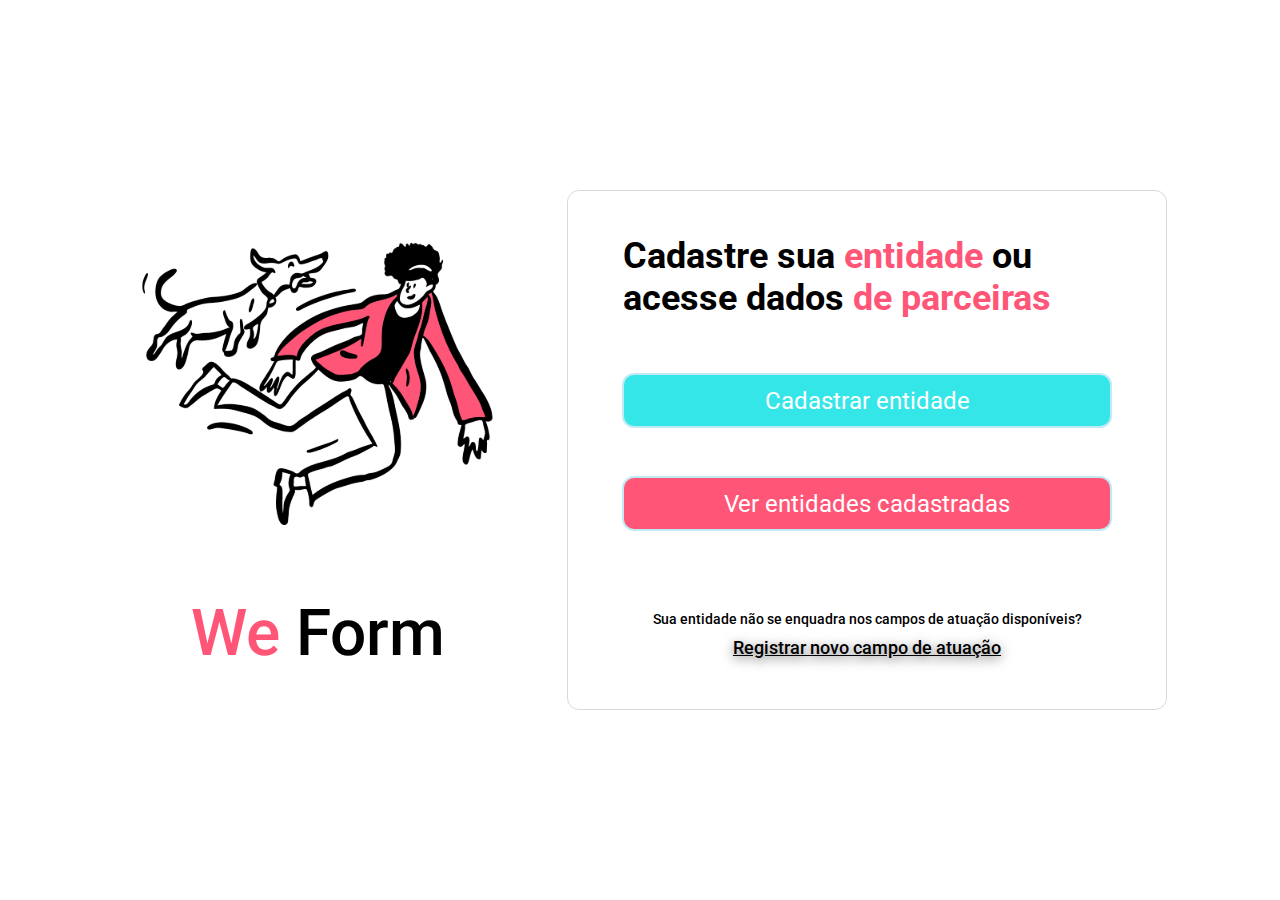
<file: index.html>
<!DOCTYPE html>
<html lang="pt-br">

<head>
    <meta charset="UTF-8">
    <meta name="viewport" content="width=device-width, initial-scale=1.0">
    <link rel="stylesheet" href="css/index.css">
    <!-- Fontes -->
    <link rel="preconnect" href="https://fonts.googleapis.com">
    <link rel="preconnect" href="https://fonts.gstatic.com" crossorigin>
    <link href="https://fonts.googleapis.com/css2?family=Roboto:ital,wght@0,100;0,300;0,400;0,500;0,700;0,900;1,100;1,300;1,400;1,500;1,700;1,900&display=swap" rel="stylesheet">
    <title>WeForm</title>
</head>

<body>
    <main class="content">
        <section class="hero-content">
            <img src="assets/hero-img.svg" alt="We Form logo">
            <h1>
                <span class="span-styles">We</span>
                Form
            </h1>
        </section>

        <section class="content-form">
            <h2>
                Cadastre sua <span class="span-styles">entidade</span> ou acesse dados <span class="span-styles">de parceiras</span>
            </h2>

            <div class="btn">
                <a href="new-entity.html">Cadastrar entidade</a>
                <a href="#">Ver entidades cadastradas</a>
            </div>

            <footer>
                <p>Sua entidade não se enquadra nos campos de atuação disponíveis?</p>
                <a href="#">Registrar novo campo de atuação</a>
            </footer>
        </section>
    </main>
</body>

</html>
</file>
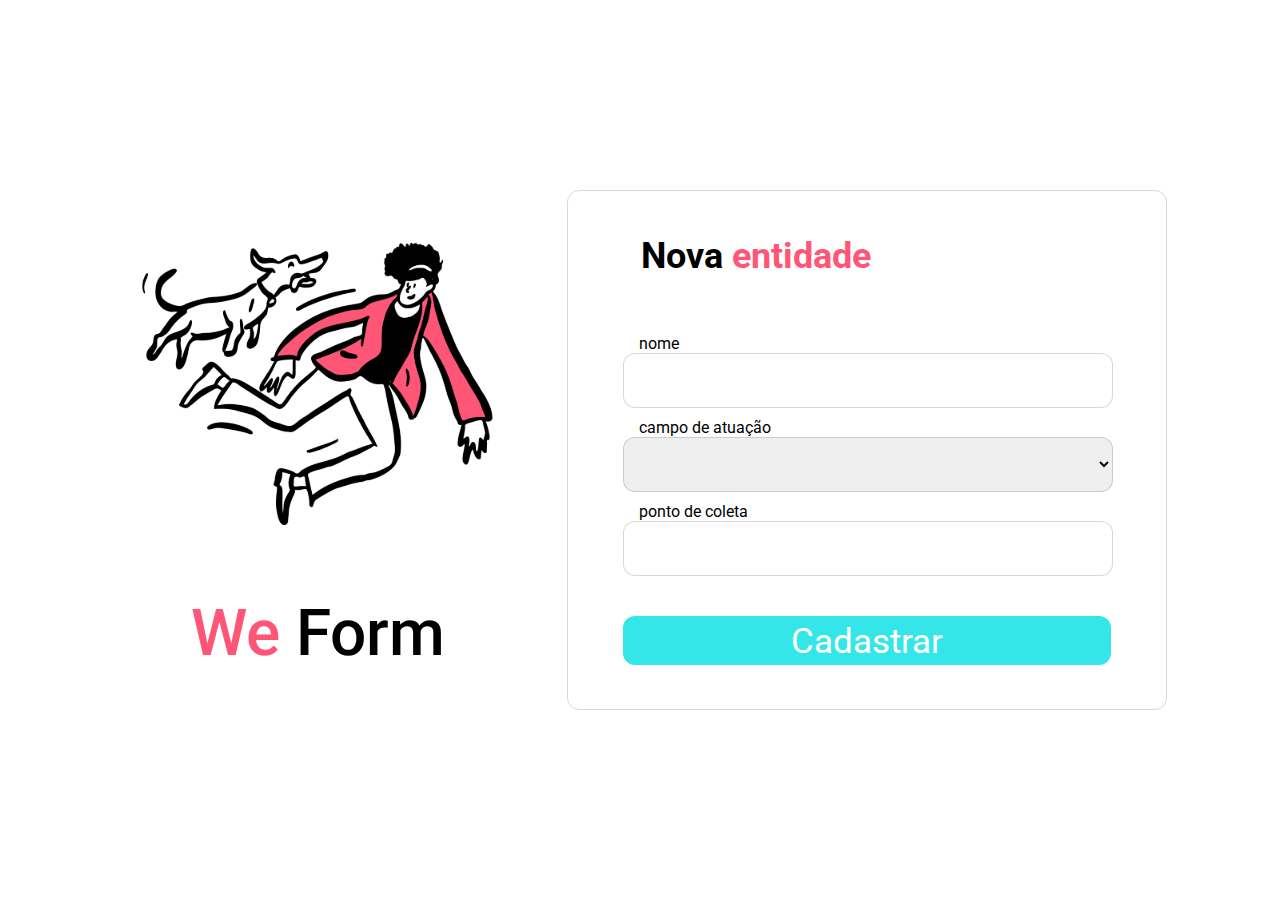
<file: new-entity.html>
<!DOCTYPE html>
<html lang="pt-br">

<head>
    <meta charset="UTF-8">
    <meta name="viewport" content="width=device-width, initial-scale=1.0">
    <link rel="stylesheet" href="css/index.css">
    <!-- Fontes -->
    <link rel="preconnect" href="https://fonts.googleapis.com">
    <link rel="preconnect" href="https://fonts.gstatic.com" crossorigin>
    <link href="https://fonts.googleapis.com/css2?family=Roboto:ital,wght@0,100;0,300;0,400;0,500;0,700;0,900;1,100;1,300;1,400;1,500;1,700;1,900&display=swap" rel="stylesheet">
    <!-- Font Awesome-->
    <link rel="stylesheet" href="https://cdnjs.cloudflare.com/ajax/libs/font-awesome/6.7.1/css/all.min.css" integrity="sha512-5Hs3dF2AEPkpNAR7UiOHba+lRSJNeM2ECkwxUIxC1Q/FLycGTbNapWXB4tP889k5T5Ju8fs4b1P5z/iB4nMfSQ==" crossorigin="anonymous" referrerpolicy="no-referrer" />
    <title>We Form - Nova Entidade</title>
</head>

<body>
    <main class="content">
        <section class="hero-content">
            <img src="assets/hero-img.svg" alt="We Form logo">
            <h1>
                <span class="span-styles">We</span>
                Form
            </h1>
        </section>

        <section class="content-new__entity">
            <div class="title">
                <a href="index.html">
                    <i class="fa-solid fa-chevron-left"></i>
                </a>

                <h2>Nova
                    <span class="span-styles"> entidade</span>
                </h2>
            </div>


            <form action="">
                <label for="name">nome</label>
                <input type="text" id="name" name="name">
                <label for="field">campo de atuação</label>
                <select name="field" id="field"></select>
                <label for="collection">ponto de coleta</label>
                <input type="text" id="collection" name="collection">
            </form>

            <a href="#" class="btn-acess">Cadastrar</a>
        </section>
    </main>
</body>

</html>
</file>
<file: css/index.css>
@import 'globals.css';

/* Páginas */
@import 'first-page.css';
@import 'new-entity.css';
</file>
